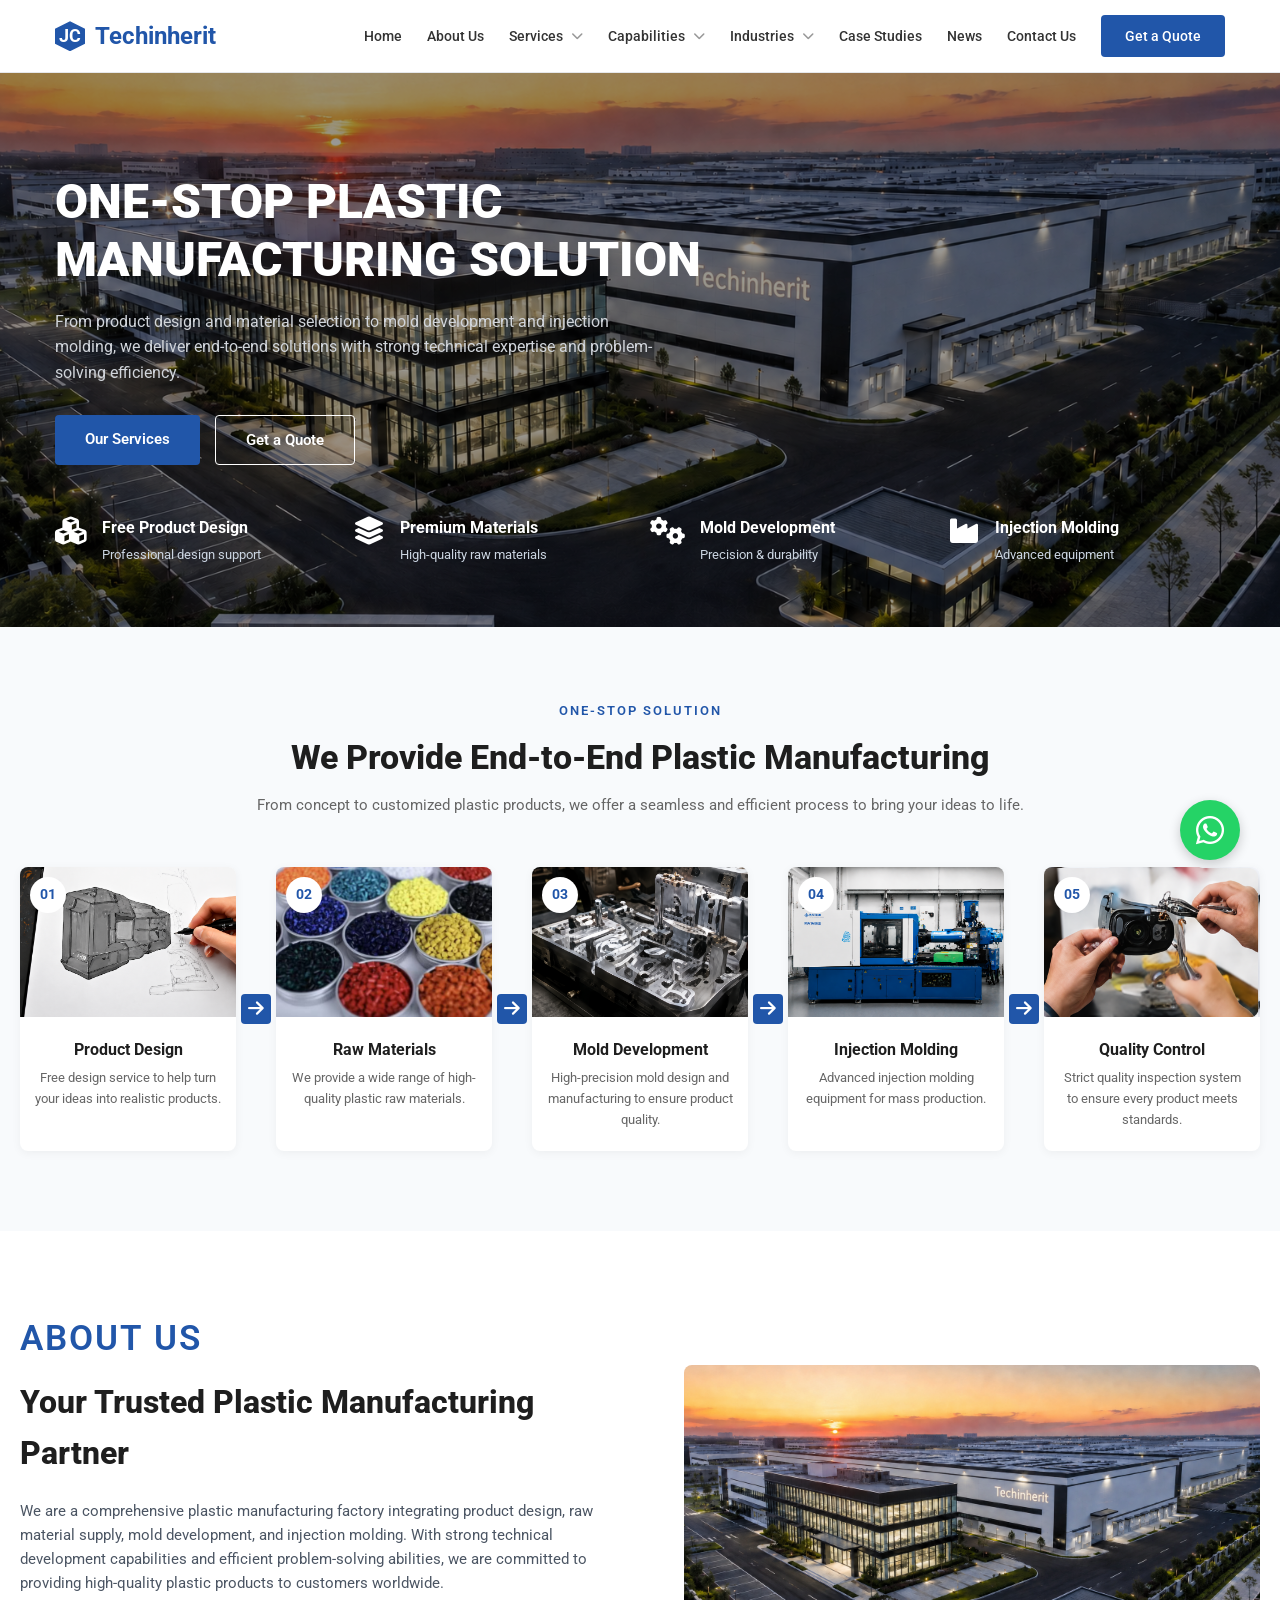
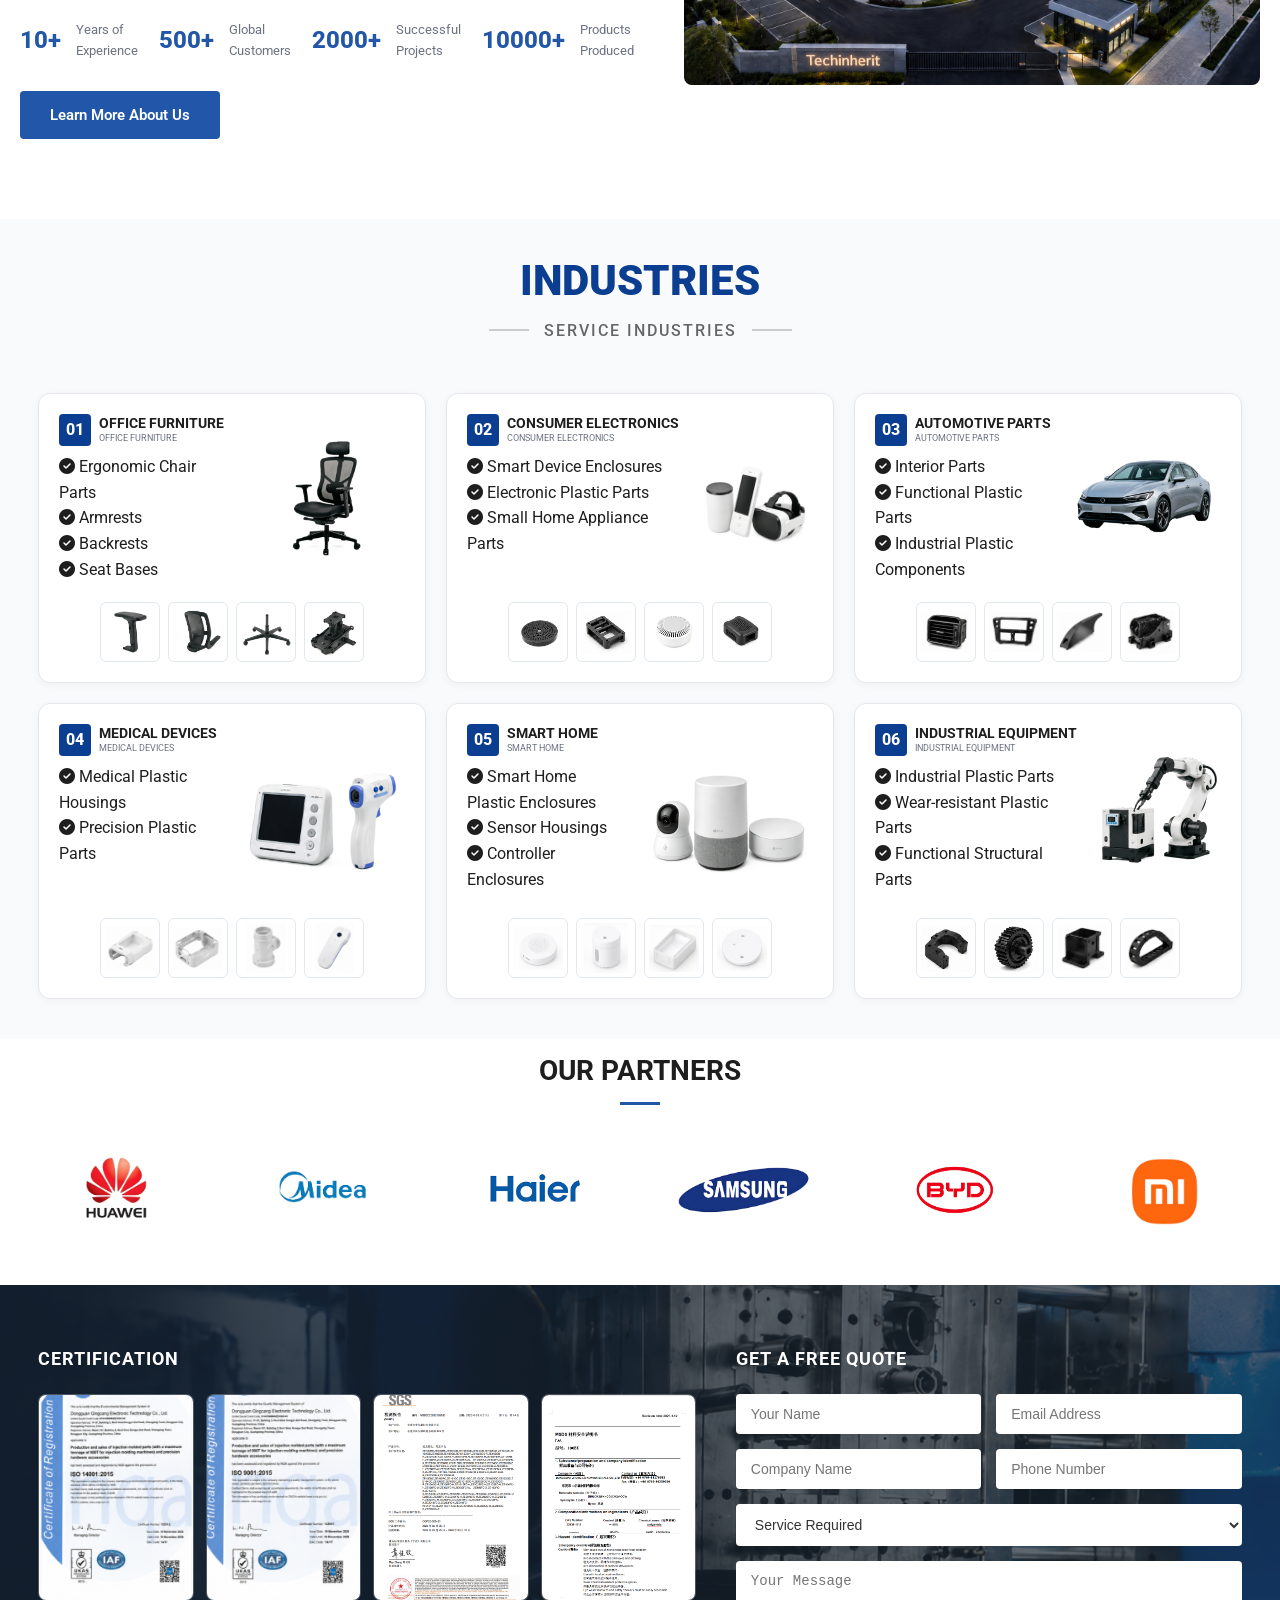
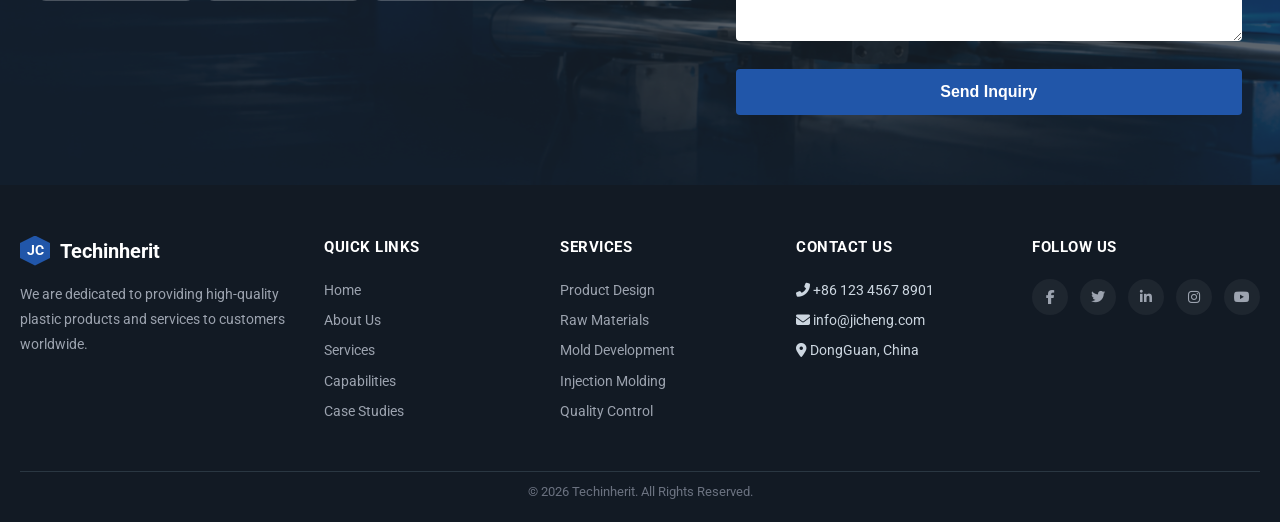
<file: index.html>
<!DOCTYPE html>
<html lang="zh-CN">
<head>
    <meta charset="UTF-8">
    <meta name="viewport" content="width=device-width, initial-scale=1.0">
    <title>Techinherit - One-Stop Plastic Manufacturing Solution</title>
    <link rel="stylesheet" href="https://cdnjs.cloudflare.com/ajax/libs/font-awesome/6.4.0/css/all.min.css">
    <link href="https://fonts.googleapis.com/css2?family=Roboto:wght@300;400;500;700;900&display=swap" rel="stylesheet">
    <link rel="stylesheet" href="style.css">
</head>
<body>

    <!-- ======================== 顶部导航栏 ======================== -->
    <header>
        <div class="container header-inner">
            <div class="logo-area">
                <!-- logo图标部分 -->
                <div class="logo-icon">JC</div>
                <div class="logo-text">Techinherit</div>
            </div>
            <nav class="nav-links">
                <a href="index.html">Home</a>
                <a href="about us.html">About Us</a>
                <a href="#">Services <i class="fas fa-chevron-down"></i></a>
                <a href="#">Capabilities <i class="fas fa-chevron-down"></i></a>
                <a href="#">Industries <i class="fas fa-chevron-down"></i></a>
                <a href="#">Case Studies</a>
                <a href="#">News</a>
                <a href="#">Contact Us</a>
                <a href="https://www.dgzhonger.com/" class="btn-header">Get a Quote</a>
            </nav>
        </div>
    </header>

    <!-- ======================== 英雄区域 (Hero) ======================== -->
    <section class="hero">
        <div class="hero-overlay"></div>
        <div class="container hero-content">
            <h1>One-Stop Plastic<br>Manufacturing Solution</h1>
            <p>From product design and material selection to mold development and injection molding, we deliver end-to-end solutions with strong technical expertise and problem-solving efficiency.</p>
            <div class="hero-buttons">
                <a href="#" class="btn-primary">Our Services</a>
                <a href="#" class="btn-outline-light">Get a Quote</a>
            </div>
            <!-- 四个特性 -->
            <div class="hero-features">
                <div class="feature-item">
                    <i class="fas fa-cubes"></i>
                    <div>
                        <h4>Free Product Design</h4>
                        <span>Professional design support</span>
                    </div>
                </div>
                <div class="feature-item">
                    <i class="fas fa-layer-group"></i>
                    <div>
                        <h4>Premium Materials</h4>
                        <span>High-quality raw materials</span>
                    </div>
                </div>
                <div class="feature-item">
                    <i class="fas fa-cogs"></i>
                    <div>
                        <h4>Mold Development</h4>
                        <span>Precision & durability</span>
                    </div>
                </div>
                <div class="feature-item">
                    <i class="fas fa-industry"></i>
                    <div>
                        <h4>Injection Molding</h4>
                        <span>Advanced equipment</span>
                    </div>
                </div>
            </div>
        </div>
    </section>

    <!-- ======================== 解决方案流程 (Process) ======================== -->
    <section class="process-section">
        <div class="container">
            <div class="section-heading-center">
                <small>ONE-STOP SOLUTION</small>
                <h2>We Provide End-to-End Plastic Manufacturing</h2>
                <p>From concept to customized plastic products, we offer a seamless and efficient process to bring your ideas to life.</p>
            </div>
            <div class="process-steps">
                <!-- Step 01 -->
                <div class="step-card">
                    <div class="step-card-img" style="background-image: url('img/产品设计.png');">
                        <div class="step-number">01</div>
                    </div>
                    <div class="step-card-body">
                        <h4>Product Design</h4>
                        <p>Free design service to help turn your ideas into realistic products.</p>
                    </div>
                </div>
                <div class="step-connector"><span><i class="fas fa-arrow-right"></i></span></div>

                <!-- Step 02 -->
                <div class="step-card">
                    <div class="step-card-img" style="background-image: url('img/原料2.png');">
                        <div class="step-number">02</div>
                    </div>
                    <div class="step-card-body">
                        <h4>Raw Materials</h4>
                        <p>We provide a wide range of high-quality plastic raw materials.</p>
                    </div>
                </div>
                <div class="step-connector"><span><i class="fas fa-arrow-right"></i></span></div>

                <!-- Step 03 -->
                <div class="step-card">
                    <div class="step-card-img" style="background-image: url('img/模具.png');">
                        <div class="step-number">03</div>
                    </div>
                    <div class="step-card-body">
                        <h4>Mold Development</h4>
                        <p>High-precision mold design and manufacturing to ensure product quality.</p>
                    </div>
                </div>
                <div class="step-connector"><span><i class="fas fa-arrow-right"></i></span></div>

                <!-- Step 04 -->
                <div class="step-card">
                    <div class="step-card-img" style="background-image: url('img/注塑机.png');">
                        <div class="step-number">04</div>
                    </div>
                    <div class="step-card-body">
                        <h4>Injection Molding</h4>
                        <p>Advanced injection molding equipment for mass production.</p>
                    </div>
                </div>
                <div class="step-connector"><span><i class="fas fa-arrow-right"></i></span></div>

                <!-- Step 05 -->
                <div class="step-card">
                    <div class="step-card-img" style="background-image: url('img/质量.png');">
                        <div class="step-number">05</div>
                    </div>
                    <div class="step-card-body">
                        <h4>Quality Control</h4>
                        <p>Strict quality inspection system to ensure every product meets standards.</p>
                    </div>
                </div>
            </div>
        </div>
    </section>

    <!-- ======================== 关于我们 (About Us) ======================== -->
    <section class="about-section">
        <div class="container">
            <div class="about-grid">
                <div class="about-content">
                    <small>ABOUT US</small>
                    <h2>Your Trusted Plastic Manufacturing Partner</h2>
                    <p>We are a comprehensive plastic manufacturing factory integrating product design, raw material supply, mold development, and injection molding. With strong technical development capabilities and efficient problem-solving abilities, we are committed to providing high-quality plastic products to customers worldwide.</p>
                    <div class="about-stats">
                        <div class="stat-item">
                            <h3>10+</h3>
                            <span>Years of Experience</span>
                        </div>
                        <div class="stat-item">
                            <h3>500+</h3>
                            <span>Global Customers</span>
                        </div>
                        <div class="stat-item">
                            <h3>2000+</h3>
                            <span>Successful Projects</span>
                        </div>
                        <div class="stat-item">
                            <h3>10000+</h3>
                            <span>Products Produced</span>
                        </div>
                    </div>
                    <a href="#" class="btn-dark-blue">Learn More About Us</a>
                </div>
                <div class="about-img" style="background-image: url('img/工厂图.png');"></div>
            </div>
        </div>
    </section>

    <!-- ======================== 行业应用 (Industries) ======================== -->
    <section class="industries-section">
        <div style="max-width:100%; padding:0 3%; width:100%;">
            <!-- 标题区域 -->
            <div class="section-heading-center">
                <h2 style="color: #0b3d91; font-size: 42px; font-weight: 900; text-transform: uppercase;">INDUSTRIES</h2>
                <div style="display: flex; align-items: center; justify-content: center; gap: 15px; margin-top: -5px;">
                    <span style="width: 40px; height: 2px; background: #ccc;"></span>
                    <span style="font-size: 16px; color: #666; font-weight: 500; letter-spacing: 2px;">SERVICE INDUSTRIES</span>
                    <span style="width: 40px; height: 2px; background: #ccc;"></span>
                </div>
            </div>

            <div class="industries-grid">
                <!-- 卡片 01：OFFICE FURNITURE -->
                <div class="industry-card">
                    <div class="industry-top">
                        <div class="industry-left">
                            <div class="card-header-wrapper">
                                <div class="badge-number">01</div>
                                <div class="card-title-group">
                                    <h4>OFFICE FURNITURE</h4>
                                    <span class="en-title">Office Furniture</span>
                                </div>
                            </div>
                            <ul class="feature-list">
                                <li><i class="fas fa-check-circle"></i> Ergonomic Chair Parts</li>
                                <li><i class="fas fa-check-circle"></i> Armrests</li>
                                <li><i class="fas fa-check-circle"></i> Backrests</li>
                                <li><i class="fas fa-check-circle"></i> Seat Bases</li>
                            </ul>
                        </div>
                        <div class="industry-right">
                            <div class="industry-main-img">
                                <img src="img/办公椅.png" alt="Office Chair">
                            </div>
                        </div>
                    </div>
                    <div class="industry-thumbnails">
                        <img src="img/办公椅扶手.png" alt="Part 1">
                        <img src="img/办公椅靠背.png" alt="Part 2">
                        <img src="img/办公椅五星脚.png" alt="Part 3">
                        <img src="img/办公椅支架.png" alt="Part 4">
                    </div>
                </div>

                <!-- 卡片 02：CONSUMER ELECTRONICS -->
                <div class="industry-card">
                    <div class="industry-top">
                        <div class="industry-left">
                            <div class="card-header-wrapper">
                                <div class="badge-number">02</div>
                                <div class="card-title-group">
                                    <h4>CONSUMER ELECTRONICS</h4>
                                    <span class="en-title">Consumer Electronics</span>
                                </div>
                            </div>
                            <ul class="feature-list">
                                <li><i class="fas fa-check-circle"></i> Smart Device Enclosures</li>
                                <li><i class="fas fa-check-circle"></i> Electronic Plastic Parts</li>
                                <li><i class="fas fa-check-circle"></i> Small Home Appliance Parts</li>
                            </ul>
                        </div>
                        <div class="industry-right">
                            <div class="industry-main-img">
                                <img src="img/消费电子.png" alt="Consumer Electronics">
                            </div>
                        </div>
                    </div>
                    <div class="industry-thumbnails">
                        <img src="img/消费电子1.png" alt="Part 1">
                        <img src="img/消费电子2.png" alt="Part 2">
                        <img src="img/消费电子3.png" alt="Part 3">
                        <img src="img/消费电子4.png" alt="Part 4">
                    </div>
                </div>

                <!-- 卡片 03：AUTOMOTIVE PARTS -->
                <div class="industry-card">
                    <div class="industry-top">
                        <div class="industry-left">
                            <div class="card-header-wrapper">
                                <div class="badge-number">03</div>
                                <div class="card-title-group">
                                    <h4>AUTOMOTIVE PARTS</h4>
                                    <span class="en-title">Automotive Parts</span>
                                </div>
                            </div>
                            <ul class="feature-list">
                                <li><i class="fas fa-check-circle"></i> Interior Parts</li>
                                <li><i class="fas fa-check-circle"></i> Functional Plastic Parts</li>
                                <li><i class="fas fa-check-circle"></i> Industrial Plastic Components</li>
                            </ul>
                        </div>
                        <div class="industry-right">
                            <div class="industry-main-img">
                                <img src="img/汽车配件.png" alt="Automotive Parts">
                            </div>
                        </div>
                    </div>
                    <div class="industry-thumbnails">
                        <img src="img/汽车配件1.png" alt="Part 1">
                        <img src="img/汽车配件2.png" alt="Part 2">
                        <img src="img/汽车配件3.png" alt="Part 3">
                        <img src="img/汽车配件4.png" alt="Part 4">
                    </div>
                </div>

                <!-- 卡片 04：MEDICAL DEVICES -->
                <div class="industry-card">
                    <div class="industry-top">
                        <div class="industry-left">
                            <div class="card-header-wrapper">
                                <div class="badge-number">04</div>
                                <div class="card-title-group">
                                    <h4>MEDICAL DEVICES</h4>
                                    <span class="en-title">Medical Devices</span>
                                </div>
                            </div>
                            <ul class="feature-list">
                                <li><i class="fas fa-check-circle"></i> Medical Plastic Housings</li>
                                <li><i class="fas fa-check-circle"></i> Precision Plastic Parts</li>
                            </ul>
                        </div>
                        <div class="industry-right">
                            <div class="industry-main-img">
                                <img src="img/医疗设备.png" alt="Medical Devices">
                            </div>
                        </div>
                    </div>
                    <div class="industry-thumbnails">
                        <img src="img/医疗设备1.png" alt="Part 1">
                        <img src="img/医疗设备2.png" alt="Part 2">
                        <img src="img/医疗设备3.png" alt="Part 3">
                        <img src="img/医疗设备4.png" alt="Part 4">
                    </div>
                </div>

                <!-- 卡片 05：SMART HOME -->
                <div class="industry-card">
                    <div class="industry-top">
                        <div class="industry-left">
                            <div class="card-header-wrapper">
                                <div class="badge-number">05</div>
                                <div class="card-title-group">
                                    <h4>SMART HOME</h4>
                                    <span class="en-title">Smart Home</span>
                                </div>
                            </div>
                            <ul class="feature-list">
                                <li><i class="fas fa-check-circle"></i> Smart Home Plastic Enclosures</li>
                                <li><i class="fas fa-check-circle"></i> Sensor Housings</li>
                                <li><i class="fas fa-check-circle"></i> Controller Enclosures</li>
                            </ul>
                        </div>
                        <div class="industry-right">
                            <div class="industry-main-img">
                                <img src="img/智能家居.png" alt="Smart Home">
                            </div>
                        </div>
                    </div>
                    <div class="industry-thumbnails">
                        <img src="img/智能家居1.png" alt="Part 1">
                        <img src="img/智能家居2.png" alt="Part 2">
                        <img src="img/智能家居3.png" alt="Part 3">
                        <img src="img/智能家居4.png" alt="Part 4">
                    </div>
                </div>

                <!-- 卡片 06：INDUSTRIAL EQUIPMENT -->
                <div class="industry-card">
                    <div class="industry-top">
                        <div class="industry-left">
                            <div class="card-header-wrapper">
                                <div class="badge-number">06</div>
                                <div class="card-title-group">
                                    <h4>INDUSTRIAL EQUIPMENT</h4>
                                    <span class="en-title">Industrial Equipment</span>
                                </div>
                            </div>
                            <ul class="feature-list">
                                <li><i class="fas fa-check-circle"></i> Industrial Plastic Parts</li>
                                <li><i class="fas fa-check-circle"></i> Wear-resistant Plastic Parts</li>
                                <li><i class="fas fa-check-circle"></i> Functional Structural Parts</li>
                            </ul>
                        </div>
                        <div class="industry-right">
                            <div class="industry-main-img">
                                <img src="img/工业设备.png" alt="Industrial Equipment">
                            </div>
                        </div>
                    </div>
                    <div class="industry-thumbnails">
                        <img src="img/工业设备1.png" alt="Part 1">
                        <img src="img/工业设备2.png" alt="Part 2">
                        <img src="img/工业设备3.png" alt="Part 3">
                        <img src="img/工业设备4.png" alt="Part 4">
                    </div>
                </div>
            </div>
        </div>
    </section>

    <!-- ======================== 合作伙伴 (Partners)======================== -->
    <section class="partners-section">
        <div style="max-width:100%; padding:0 3%; width:100%;">
            <div class="section-heading-center">
                <h2 style="color: #1e1e1e; font-weight: 700; font-size: 28px;">OUR PARTNERS</h2>
                <div style="width: 40px; height: 3px; background: #2156a9; margin: 5px auto 0;"></div>
            </div>
            <div class="partners-grid">
                <div class="partner-logo"><img src="img/华为.png" alt="Huawei"></div>
                <div class="partner-logo"><img src="img/美的.png" alt="Midea"></div>
                <div class="partner-logo"><img src="img/海尔.png" alt="Haier"></div>
                <div class="partner-logo"><img src="img/三星.png" alt="Samsung"></div>
                <div class="partner-logo"><img src="img/比亚迪.png" alt="BYD"></div>
                <div class="partner-logo"><img src="img/小米.png" alt="Xiaomi"></div>
            </div>
        </div>
    </section>

    <!-- ======================== 行业 / 获取报价 (Industries / Quote) ======================== -->
    <section class="industry-quote-section">
        <div style="max-width:100%; padding:0 3%; width:100%;">
            <div class="industry-quote-grid">
               <!-- 左侧：行业分布 -->
               <div class="industry-icons">
                   <h3>Certification</h3>
                   
                   <!--  4张竖图容器  -->
                   <div class="industry-img-container">
                       <div class="img-box">
                           <img src="img/认证5.png" alt="Image 1">
                       </div>
                       <div class="img-box">
                           <img src="img/认证6.png" alt="Image 2">
                       </div>
                       <div class="img-box">
                           <img src="img/认证4.png" alt="Image 3">
                       </div>
                       <div class="img-box">
                           <img src="img/认证3.png" alt="Image 4">
                       </div>
                   </div>
               </div>
                <!-- 右侧：获取报价表单 -->
                <div class="quote-form">
                    <h3>GET A FREE QUOTE</h3>
                    <form>
                        <div class="quote-row">
                            <input type="text" placeholder="Your Name">
                            <input type="email" placeholder="Email Address">
                        </div>
                        <div class="quote-row">
                            <input type="text" placeholder="Company Name">
                            <input type="text" placeholder="Phone Number">
                        </div>
                        <select>
                            <option>Service Required</option>
                            <option>Product Design</option>
                            <option>Mold Development</option>
                            <option>Injection Molding</option>
                        </select>
                        <textarea placeholder="Your Message"></textarea>
                        <button type="button" class="btn-primary">Send Inquiry</button>
                    </form>
                </div>
            </div>
        </div>
    </section>

    <!-- ======================== 页脚 (Footer) ======================== -->
    <footer>
        <div class="container">
            <div class="footer-grid">
                <!-- 第一列：Logo与简介 -->
                <div class="footer-col">
                    <div style="display:flex; align-items:center; gap:10px; margin-bottom:15px;">
                        <div style="width:30px; height:30px; background:#2156a9; clip-path:polygon(50% 0%, 100% 25%, 100% 75%, 50% 100%, 0% 75%, 0% 25%); display:flex; align-items:center; justify-content:center; color:white; font-weight:bold;">JC</div>
                        <div style="color:white; font-weight:bold; font-size:20px;">Techinherit</div>
                    </div>
                    <p>We are dedicated to providing high-quality plastic products and services to customers worldwide.</p>
                </div>

                <!-- 第二列：快速链接 -->
                <div class="footer-col">
                    <h4>QUICK LINKS</h4>
                    <ul>
                        <li><a href="index.html">Home</a></li>
                        <li><a href="about us.html">About Us</a></li>
                        <li><a href="#">Services</a></li>
                        <li><a href="#">Capabilities</a></li>
                        <li><a href="#">Case Studies</a></li>
                    </ul>
                </div>

                <!-- 第三列：服务 -->
                <div class="footer-col">
                    <h4>SERVICES</h4>
                    <ul>
                        <li><a href="#">Product Design</a></li>
                        <li><a href="https://www.dgzhonger.com/">Raw Materials</a></li>
                        <li><a href="#">Mold Development</a></li>
                        <li><a href="#">Injection Molding</a></li>
                        <li><a href="#">Quality Control</a></li>
                    </ul>
                </div>

                <!-- 第四列：联系方式 -->
                <div class="footer-col">
                    <h4>CONTACT US</h4>
                    <ul>
                        <li><i class="fas fa-phone-alt"></i> +86 123 4567 8901</li>
                        <li><i class="fas fa-envelope"></i> info@jicheng.com</li>
                        <li><i class="fas fa-map-marker-alt"></i> DongGuan, China</li>
                    </ul>
                </div>

                <!-- 第五列：社交关注 -->
                <div class="footer-col">
                    <h4>FOLLOW US</h4>
                    <div class="social-links">
                        <a href="https://www.facebook.com/?locale=zh_CN"><i class="fab fa-facebook-f"></i></a>
                        <a href="#"><i class="fab fa-twitter"></i></a>
                        <a href="#"><i class="fab fa-linkedin-in"></i></a>
                        <a href="#"><i class="fab fa-instagram"></i></a>
                        <a href="#"><i class="fab fa-youtube"></i></a>
                    </div>
                </div>
            </div>
            <div class="copyright">
                © 2026 Techinherit. All Rights Reserved.
            </div>
        </div>
    </footer>
    <a href="https://wa.me/85257096596" target="_blank" rel="noopener noreferrer" class="whatsapp-float" aria-label="联系WhatsApp">
        <i class="fab fa-whatsapp"></i>
    </a>
</body>
</html>
</file>
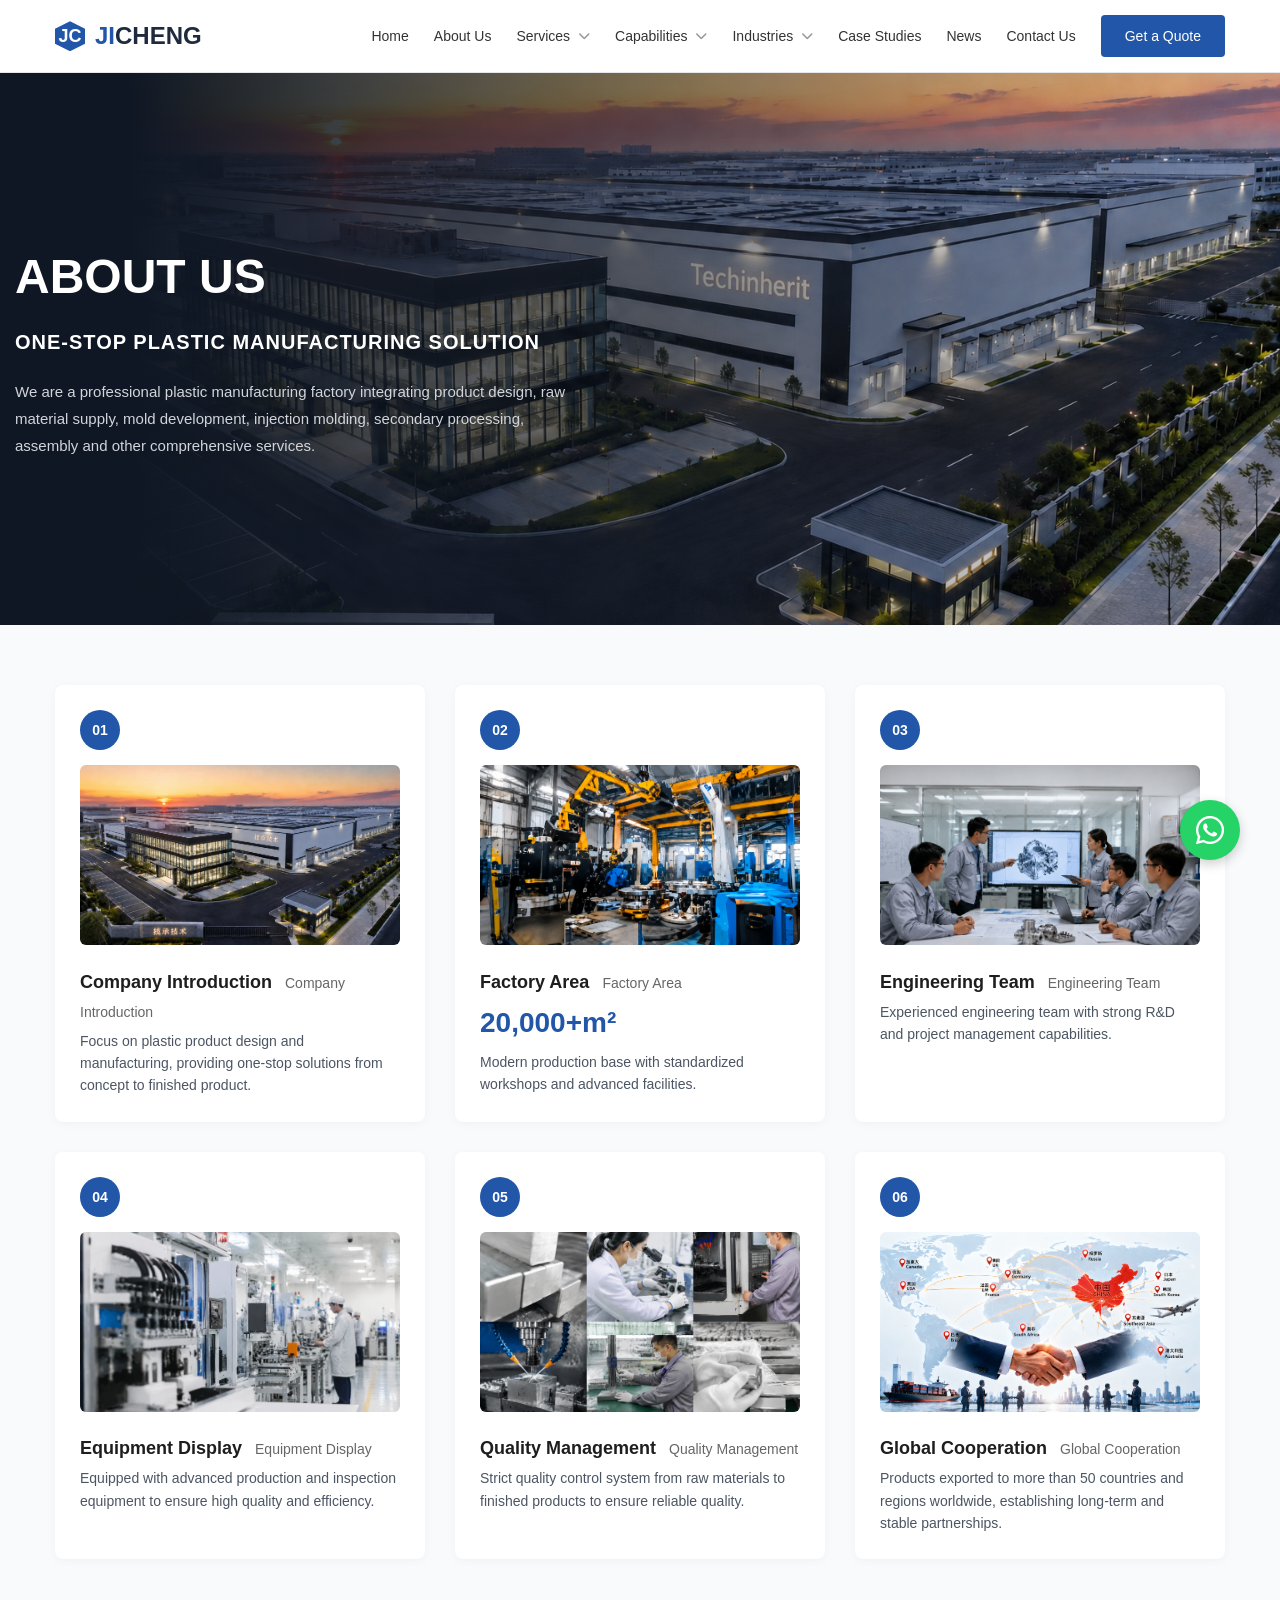
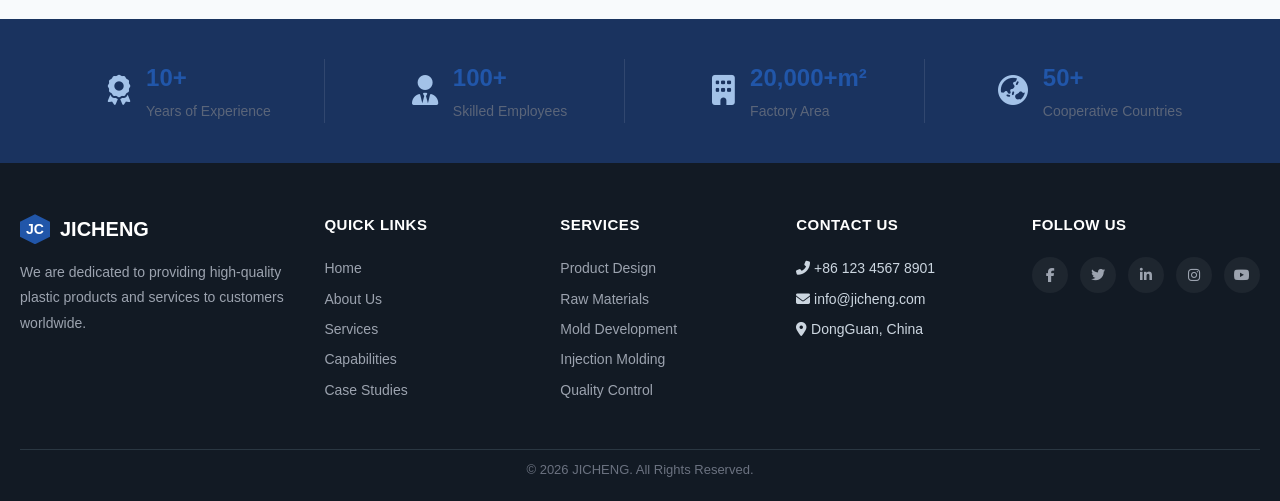
<file: about us.html>
<!DOCTYPE html>
<html lang="zh-CN">
<head>
    <meta charset="UTF-8">
    <meta name="viewport" content="width=device-width, initial-scale=1.0">
    <title>JICHENG - 一站式塑料制造解决方案</title>
    <!-- FontAwesome 国内镜像 -->
    <link rel="stylesheet" href="https://cdn.bootcdn.net/ajax/libs/font-awesome/6.4.0/css/all.min.css">
    <!-- Google Fonts 国内镜像 -->
    <link href="https://fonts.googleapis.cn/css2?family=Roboto:wght@300;400;500;700;900&display=swap" rel="stylesheet">
   <link rel="stylesheet" href="style.css">
</head>
<body>
    <!-- 导航栏 -->
    <header>
        <div class="container header-inner">
            <div class="logo-area">
                <div class="logo-icon">JC</div>
                <div class="logo-text">JI<span>CHENG</span></div>
            </div>
            <nav class="nav-links">
                <a href="index.html">Home</a>
                <a href="about us.html" class="active">About Us</a>
                <a href="#">Services <i class="fas fa-chevron-down"></i></a>
                <a href="#">Capabilities <i class="fas fa-chevron-down"></i></a>
                <a href="#">Industries <i class="fas fa-chevron-down"></i></a>
                <a href="#">Case Studies</a>
                <a href="#">News</a>
                <a href="#">Contact Us</a>
                <a href="#" class="btn-header">Get a Quote</a>
            </nav>
        </div>
    </header>

    <!-- Hero -->
    <section class="about-hero">
        <div class="container">
            <div class="about-hero-content">
                <h1>ABOUT US</h1>
                <h3>ONE-STOP PLASTIC MANUFACTURING SOLUTION</h3>
                <p>We are a professional plastic manufacturing factory integrating product design, raw material supply, mold development, injection molding, secondary processing, assembly and other comprehensive services.</p>
            </div>
        </div>
    </section>

    <!-- 6个卡片详情 -->
    <section class="about-details">
        <div class="container">
            <div class="details-grid">
                <div class="detail-card">
                    <div class="detail-number">01</div>
                    <img class="detail-img" src="img/第-1-轮-·-结果-1.png" alt="Company Introduction">
                    <h4>Company Introduction <span>Company Introduction</span></h4>
                    <p>Focus on plastic product design and manufacturing, providing one-stop solutions from concept to finished product.</p>
                </div>
                <div class="detail-card">
                    <div class="detail-number">02</div>
                    <img class="detail-img" src="img/厂里.png" alt="Factory Area">
                    <h4>Factory Area <span>Factory Area</span></h4>
                    <span class="detail-highlight-number">20,000+m²</span>
                    <p>Modern production base with standardized workshops and advanced facilities.</p>
                </div>
                <div class="detail-card">
                    <div class="detail-number">03</div>
                    <img class="detail-img" src="img/工程团队.png" alt="Engineering Team">
                    <h4>Engineering Team <span>Engineering Team</span></h4>
                    <p>Experienced engineering team with strong R&D and project management capabilities.</p>
                </div>
                <div class="detail-card">
                    <div class="detail-number">04</div>
                    <img class="detail-img" src="img/设备展示.png" alt="Equipment Display">
                    <h4>Equipment Display <span>Equipment Display</span></h4>
                    <p>Equipped with advanced production and inspection equipment to ensure high quality and efficiency.</p>
                </div>
                <div class="detail-card">
                    <div class="detail-number">05</div>
                    <img class="detail-img" src="img/质量管理.png" alt="Quality Management">
                    <h4>Quality Management <span>Quality Management</span></h4>
                    <p>Strict quality control system from raw materials to finished products to ensure reliable quality.</p>
                </div>
                <div class="detail-card">
                    <div class="detail-number">06</div>
                    <img class="detail-img" src="img/出口国家.png" alt="Global Cooperation">
                    <h4>Global Cooperation <span>Global Cooperation</span></h4>
                    <p>Products exported to more than 50 countries and regions worldwide, establishing long-term and stable partnerships.</p>
                </div>
            </div>
        </div>
    </section>

    <!-- 底部统计栏 -->
    <div class="stats-banner">
        <div class="container">
            <div class="stats-grid">
                <div class="stat-item">
                    <div class="stat-icon"><i class="fas fa-award"></i></div>
                    <div class="stat-text"><h3>10+</h3><span>Years of Experience</span></div>
                </div>
                <div class="stat-item">
                    <div class="stat-icon"><i class="fas fa-user-tie"></i></div>
                    <div class="stat-text"><h3>100+</h3><span>Skilled Employees</span></div>
                </div>
                <div class="stat-item">
                    <div class="stat-icon"><i class="fas fa-building"></i></div>
                    <div class="stat-text"><h3>20,000+m²</h3><span>Factory Area</span></div>
                </div>
                <div class="stat-item">
                    <div class="stat-icon"><i class="fas fa-globe-asia"></i></div>
                    <div class="stat-text"><h3>50+</h3><span>Cooperative Countries</span></div>
                </div>
            </div>
        </div>
    </div>

    <!-- 页脚 -->
    <footer>
        <div class="container">
            <div class="footer-grid">
                <div class="footer-col">
                    <div style="display:flex; align-items:center; gap:10px; margin-bottom:15px;">
                        <div style="width:30px; height:30px; background:#2156a9; clip-path:polygon(50% 0%, 100% 25%, 100% 75%, 50% 100%, 0% 75%, 0% 25%); display:flex; align-items:center; justify-content:center; color:white; font-weight:bold;">JC</div>
                        <div style="color:white; font-weight:bold; font-size:20px;">JICHENG</div>
                    </div>
                    <p>We are dedicated to providing high-quality plastic products and services to customers worldwide.</p>
                </div>
                <div class="footer-col">
                    <h4>QUICK LINKS</h4>
                    <ul><li><a href="#">Home</a></li><li><a href="#">About Us</a></li><li><a href="#">Services</a></li><li><a href="#">Capabilities</a></li><li><a href="#">Case Studies</a></li></ul>
                </div>
                <div class="footer-col">
                    <h4>SERVICES</h4>
                    <ul><li><a href="#">Product Design</a></li><li><a href="https://www.dgzhonger.com/">Raw Materials</a></li><li><a href="#">Mold Development</a></li><li><a href="#">Injection Molding</a></li><li><a href="#">Quality Control</a></li></ul>
                </div>
                <div class="footer-col">
                    <h4>CONTACT US</h4>
                    <ul><li><i class="fas fa-phone-alt"></i> +86 123 4567 8901</li><li><i class="fas fa-envelope"></i> info@jicheng.com</li><li><i class="fas fa-map-marker-alt"></i> DongGuan, China</li></ul>
                </div>
                <div class="footer-col">
                    <h4>FOLLOW US</h4>
                    <div class="social-links">
                        <a href="#"><i class="fab fa-facebook-f"></i></a>
                        <a href="#"><i class="fab fa-twitter"></i></a>
                        <a href="#"><i class="fab fa-linkedin-in"></i></a>
                        <a href="#"><i class="fab fa-instagram"></i></a>
                        <a href="#"><i class="fab fa-youtube"></i></a>
                    </div>
                </div>
            </div>
            <div class="copyright">© 2026 JICHENG. All Rights Reserved.</div>
        </div>
    </footer>
    <a href="https://wa.me/85257096596" target="_blank" rel="noopener noreferrer" class="whatsapp-float" aria-label="联系WhatsApp">
        <i class="fab fa-whatsapp"></i>
    </a>
</body>
</html>
</file>
<file: style.css>
/* ====================================
   style.css - 全局样式表
   包含：基础重置、导航、页脚、响应式、组件等
   ==================================== */

/* ========== 基础重置 ========== */
* { margin: 0; padding: 0; box-sizing: border-box; }
body { font-family: 'Roboto', sans-serif; background-color: #ffffff; color: #1e1e1e; line-height: 1.6; overflow-x: hidden; }
a { text-decoration: none; color: inherit; }
ul { list-style: none; }
.container { max-width: 1200px; margin: 0 auto; padding: 0 15px; }

/* ========== 顶部导航栏 ========== */
header { background-color: #ffffff; padding: 15px 0; border-bottom: 1px solid #e5e7eb; }
.header-inner { display: flex; justify-content: space-between; align-items: center; flex-wrap: wrap; }
.logo-area { display: flex; align-items: center; gap: 10px; font-size: 24px; font-weight: 700; color: #2156a9; }
.logo-icon { width: 30px; height: 30px; background: #2156a9; clip-path: polygon(50% 0%, 100% 25%, 100% 75%, 50% 100%, 0% 75%, 0% 25%); display: flex; align-items: center; justify-content: center; color: white; font-size: 18px; font-weight: 700; }
.logo-text { color: #2156a9; }
.logo-text span { color: #1e2b3f; }
.nav-links { display: flex; align-items: center; gap: 25px; }
.nav-links a { font-size: 14px; font-weight: 500; color: #333; display: flex; align-items: center; gap: 4px; }
.nav-links a:hover { color: #2156a9; }
.nav-links a i { font-size: 12px; color: #999; margin-left: 4px; vertical-align: middle; }
.btn-header { background: #2156a9; color: white !important; padding: 10px 24px; border-radius: 4px; font-size: 14px; font-weight: 600; }
.btn-header:hover { background: #18438a; }

/* ========== 首页英雄区域 (Home Hero) ========== */
.hero {
    position: relative;
    background-color: #131e28;
    background-image: url('img/工厂图.png');
    background-size: cover;
    background-position: center;
    padding: 100px 0 60px;
    color: white;
    min-height: 550px;
}
.hero-overlay {
    position: absolute;
    top: 0; left: 0; right: 0; bottom: 0;
    background: rgba(0, 0, 0, 0.4);
}
.hero-content {
    position: relative;
    z-index: 2;
    max-width: 700px;
}
.hero h1 { font-size: 48px; font-weight: 900; line-height: 1.2; margin-bottom: 20px; text-transform: uppercase; }
.hero p { font-size: 16px; color: #d1d5db; margin-bottom: 30px; max-width: 600px; }
.hero-buttons { display: flex; gap: 15px; }
.btn-primary { background: #2156a9; color: white; padding: 12px 30px; border-radius: 4px; font-weight: 600; border: none; cursor: pointer; font-size: 15px; }
.btn-primary:hover { background: #18438a; }
.btn-outline-light { background: transparent; color: white; padding: 12px 30px; border-radius: 4px; border: 1px solid white; font-weight: 600; cursor: pointer; font-size: 15px; }
.btn-outline-light:hover { background: rgba(255, 255, 255, 0.1); }
.hero-features {
    position: relative; z-index: 2;
    display: grid; grid-template-columns: repeat(4, 1fr); gap: 20px; margin-top: 50px;
}
.feature-item { display: flex; align-items: flex-start; gap: 15px; }
.feature-item i { font-size: 28px; color: #ffffff; margin-top: 2px; }
.feature-item h4 { font-size: 16px; font-weight: 700; }
.feature-item span { font-size: 13px; color: #cbd5e1; }

/* ========== 解决方案流程 ========== */
.process-section { padding: 70px 0 80px; background: #f8fafc; }
.section-heading-center { text-align: center; margin-bottom: 50px; }
.section-heading-center small { color: #2156a9; font-weight: 600; letter-spacing: 2px; font-size: 13px; text-transform: uppercase; }
.section-heading-center h2 { font-size: 34px; font-weight: 800; color: #1e1e1e; margin: 8px 0; }
.section-heading-center p { color: #666; font-size: 15px; }
.process-steps { display: flex; justify-content: center; align-items: stretch; gap: 0; }
.step-card {
    background: white; border-radius: 8px; box-shadow: 0 2px 10px rgba(0,0,0,0.05);
    overflow: hidden; flex: 1; position: relative; transition: 0.3s;
}
.step-card-img {
    height: 150px; background-color: #e2e8f0; background-size: cover; background-position: center; position: relative;
}
.step-card-img .step-number {
    position: absolute; top: 10px; left: 10px; background: white;
    width: 36px; height: 36px; border-radius: 50%; display: flex;
    align-items: center; justify-content: center; font-weight: 700;
    font-size: 14px; color: #2156a9;
}
.step-card-body { padding: 20px 15px; text-align: center; }
.step-card-body h4 { font-size: 16px; font-weight: 700; margin-bottom: 6px; }
.step-card-body p { font-size: 13px; color: #666; }
.step-connector {
    display: flex; align-items: center; justify-content: center; flex-shrink: 0; width: 40px; color: #2156a9;
}
.step-connector span {
    background: #2156a9; color: white; width: 30px; height: 30px;
    border-radius: 4px; display: flex; align-items: center; justify-content: center; font-size: 18px;
}

/* ========== 首页关于我们 (About Us Section) ========== */
.about-section { padding: 80px 0; background: white; }
.about-grid { display: grid; grid-template-columns: 1fr 1fr; gap: 50px; align-items: center; }
.about-content small { color: #2156a9; font-weight: 600; letter-spacing: 2px; font-size: 35px; text-transform: uppercase; }
.about-content h2 { font-size: 32px; font-weight: 800; margin: 10px 0 20px; color: #1e1e1e; }
.about-content p { color: #4b5563; font-size: 15px; margin-bottom: 25px; }
.about-stats { display: grid; grid-template-columns: repeat(4, 1fr); gap: 20px; margin-bottom: 30px; }
.stat-item h3 { font-size: 24px; font-weight: 800; color: #2156a9; }
.stat-item span { font-size: 13px; color: #6b7280; }
.about-img { background: #e2e8f0; height: 320px; background-image: url('img/工厂图.png'); background-size: cover; background-position: center; border-radius: 8px; }
.btn-dark-blue { background: #2156a9; color: white; padding: 12px 30px; border-radius: 4px; font-weight: 600; font-size: 15px; border: none; cursor: pointer; display: inline-block; }


/* ========== 行业/报价 ========== */
.industry-quote-section {
    background-image: url('img/背景.png');
    background-size: cover; background-position: center; background-repeat: no-repeat;
    color: white; padding: 60px 0 70px; position: relative;
}
.industry-quote-section::before {
    content: ''; position: absolute; top: 0; left: 0; right: 0; bottom: 0;
    background: rgba(26, 37, 49, 0.7); z-index: 0;
}
.industry-quote-grid { position: relative; z-index: 1; display: grid; grid-template-columns: 1fr 1.2fr; gap: 40px; }
.industry-icons h3 { font-size: 18px; font-weight: 700; text-transform: uppercase; margin-bottom: 20px; letter-spacing: 1px; }
.quote-form h3 { font-size: 18px; font-weight: 700; text-transform: uppercase; letter-spacing: 1px; margin-bottom: 20px; }
.quote-form input, .quote-form select, .quote-form textarea {
    width: 100%; padding: 12px 15px; border-radius: 4px; border: none;
    background: white; margin-bottom: 15px; font-size: 14px; color: #333;
}
.quote-form textarea { resize: vertical; height: 80px; }
.quote-row { display: grid; grid-template-columns: 1fr 1fr; gap: 15px; }
.quote-form .btn-primary { width: 100%; padding: 14px; font-size: 16px; margin-top: 5px; }
/* ========== 4张竖图适配样式 ========== */
.industry-img-container {
    display: flex;
    justify-content: space-between; /* 让四张图片均匀分布 */
    gap: 12px;                      /* 图片之间的间距 */
    margin-top: 20px;               
}

.industry-img-container .img-box {
    flex: 1;                        /* 四张图片平分宽度 */
    aspect-ratio: 3 / 4;           
    border-radius: 8px;
    overflow: hidden;
    background: rgba(255, 255, 255, 0.05); /* 背景占位，防止图片未加载时空白 */
    border: 1px solid rgba(255, 255, 255, 0.2); 
}

.industry-img-container .img-box img {
    width: 100%;
    height: 100%;
    object-fit: cover;              /* 让图片填满竖框 */
    display: block;
    transition: transform 0.3s ease;
}

.industry-img-container .img-box img:hover {
    transform: scale(1.05);         /* 悬停时微微放大 */
}
/* ========== 关于我们页面 (About Page Hero) ========== */
.about-hero {
    position: relative;
    background: linear-gradient(to right, #0f1724 0%, #0f1724 10%, rgba(15, 23, 36, 0) 100%),
                url('img/工厂图.png') no-repeat center center / cover;
    color: white;
    min-height: 552px;
    display: flex;
    align-items: center;
    padding: 100px 0 60px 0;
}
.about-hero .container { padding-left: 0 !important; padding-right: 0 !important; max-width: 100% !important; }
.about-hero-content {
    position: absolute;
    left: 15px;
    top: 50%;
    transform: translateY(-50%);
    max-width: 45%;
    text-align: left;
    z-index: 2;
}
.about-hero-content h1 { font-size: 48px; font-weight: 900; margin-bottom: 10px; text-transform: uppercase; }
.about-hero-content h3 { font-size: 20px; font-weight: 700; margin-bottom: 20px; text-transform: uppercase; letter-spacing: 1px; }
.about-hero-content p { color: #d1d5db; font-size: 15px; line-height: 1.8; max-width: 600px; }
.about-hero-image { margin-left: auto; display: block; width: 50%; height: 350px; }
.about-hero-image img { width: 100%; height: 100%; object-fit: cover; border-radius: 4px; }

/* ========== 关于我们页面详情网格 ========== */
.about-details { padding: 60px 0; background: #f8fafc; }
.details-grid { display: grid; grid-template-columns: repeat(3, 1fr); gap: 30px; }
.detail-card { background: white; border-radius: 8px; padding: 25px; box-shadow: 0 2px 10px rgba(0,0,0,0.04); transition: 0.3s; }
.detail-card:hover { transform: translateY(-5px); }
.detail-number { display: inline-block; width: 40px; height: 40px; background: #2156a9; color: white; border-radius: 50%; text-align: center; line-height: 40px; font-weight: 700; font-size: 14px; margin-bottom: 15px; }
.detail-img { width: 100%; height: 180px; object-fit: cover; border-radius: 6px; margin-bottom: 15px; background-color: #e2e8f0; }
.detail-card h4 { font-size: 18px; font-weight: 700; margin-bottom: 4px; }
.detail-card h4 span { font-weight: 400; font-size: 14px; color: #666; margin-left: 8px; }
.detail-card p { color: #4b5563; font-size: 14px; line-height: 1.6; }
.detail-highlight-number { font-size: 28px; font-weight: 800; color: #2156a9; display: block; margin-bottom: 5px; }

/* ========== 底部统计栏 (共享) ========== */
.stats-banner { background-color: #1a335f; padding: 40px 0; }
.stats-grid { display: grid; grid-template-columns: repeat(4, 1fr); gap: 30px; align-items: center; }
.stat-item { display: flex; align-items: center; justify-content: center; gap: 15px; color: white; border-right: 1px solid rgba(255,255,255,0.1); }
.stat-item:last-child { border-right: none; }
.stat-icon { font-size: 30px; color: #a3c2e8; }
.stat-text h3 { font-size: 24px; font-weight: 700; }
.stat-text span { font-size: 14px; opacity: 0.8; }

/* ========== 页脚 (共享) ========== */
footer { background: #121a24; color: #ccd6e0; padding: 50px 0 20px; font-size: 14px; }
.footer-grid { display: grid; grid-template-columns: 2fr 1.5fr 1.5fr 1.5fr 1.5fr; gap: 30px; border-bottom: 1px solid #2a3742; padding-bottom: 40px; margin-bottom: 20px; }
.footer-col h4 { color: white; font-size: 15px; font-weight: 700; margin-bottom: 20px; letter-spacing: 0.5px; }
.footer-col p { color: #9ca3af; line-height: 1.8; margin-bottom: 10px; }
.footer-col ul li { margin-bottom: 8px; }
.footer-col ul li a { color: #9ca3af; transition: 0.3s; }
.footer-col ul li a:hover { color: white; }
.social-links { display: flex; gap: 12px; }
.social-links a { display: flex; align-items: center; justify-content: center; width: 36px; height: 36px; background: rgba(255,255,255,0.05); border-radius: 50%; color: #9ca3af; transition: 0.3s; }
.social-links a:hover { background: #2156a9; color: white; }
.copyright { text-align: center; color: #6b7280; font-size: 13px; padding-top: 10px; }

/* ========== WhatsApp 悬浮按钮 ========== */
.whatsapp-float {
    position: fixed; width: 60px; height: 60px; bottom: 40px; right: 40px;
    background-color: #25d366; color: #ffffff; border-radius: 50%;
    text-align: center; font-size: 32px; box-shadow: 0 4px 12px rgba(0,0,0,0.2);
    z-index: 1000; display: flex; align-items: center; justify-content: center;
    transition: all 0.3s ease; text-decoration: none;
}
.whatsapp-float:hover {
    transform: scale(1.05); background-color: #20b858; box-shadow: 0 6px 16px rgba(0,0,0,0.3);
}
@media (max-width: 576px) {
    .whatsapp-float { width: 50px; height: 50px; bottom: 20px; right: 20px; font-size: 26px; }
}

/* ========== 通用图片处理 ========== */
img { max-width: 100%; height: auto; }

/* ========== 响应式 (通用) ========== */
@media (max-width: 992px) {
    .nav-links {
        display: flex !important; flex-wrap: wrap; justify-content: center;
        gap: 10px; width: 100%; margin-top: 15px;
    }
    .nav-links a { font-size: 14px; }
    .header-inner { justify-content: center; }
    .process-steps { flex-wrap: wrap; }
    .step-card { flex-basis: 45%; margin-bottom: 20px; }
    .step-connector { display: none; }
    .about-grid { grid-template-columns: 1fr; }
    .capabilities-grid { grid-template-columns: repeat(3, 1fr); }
    .industry-quote-grid { grid-template-columns: 1fr; }
    .footer-grid { grid-template-columns: 1fr 1fr; }
    .hero-features { grid-template-columns: repeat(2, 1fr); }
    .details-grid { grid-template-columns: repeat(2, 1fr); }
    .stats-grid { grid-template-columns: repeat(2, 1fr); }
    .about-hero-wrapper { flex-direction: column; text-align: center; }
}

@media (max-width: 768px) {
    .details-grid { grid-template-columns: 1fr; }
    .stats-grid { grid-template-columns: 1fr 1fr; }
    .footer-grid { grid-template-columns: 1fr; text-align: center; }
    .social-links { justify-content: center; }
    .about-stats { grid-template-columns: 1fr 1fr; }
    .icons-grid { grid-template-columns: 1fr 1fr; }
    .quote-row { grid-template-columns: 1fr; }
    .hero h1 { font-size: 28px; }
    .hero-features { grid-template-columns: 1fr 1fr; gap: 15px; }
    .feature-item { align-items: center; }
    .capabilities-grid { grid-template-columns: 1fr 1fr !important; }
    .step-card { flex-basis: 100%; }
    
	@media (max-width: 768px) {
	    /* 手机端：让4张竖图变成2x2排列 */
	    .industry-img-container {
	        flex-wrap: wrap; /* 允许换行 */
	    }
	    .industry-img-container .img-box {
	        flex: 0 0 calc(50% - 6px); /* 一行放2张 */
	        margin-bottom: 12px;
	    }
	    
	    /* 手机端：底部深色区域变为单列 */
	    .industry-quote-grid {
	        grid-template-columns: 1fr !important;
	        gap: 20px !important;
	    }
	}
    .step-card-img { height: auto !important; aspect-ratio: 16/9 !important; background-size: cover !important; background-position: center !important; }
    .cap-card-img { height: 160px !important; background-size: cover !important; background-position: center !important; }
    .about-img { height: 250px !important; background-size: cover !important; background-position: center !important; }
}

/* ========== 行业应用 (Industries) ========= */
.industries-section {
    padding: 20px 0 40px;
    background: #f8fafc;
}

.industries-grid {
    display: grid;
    grid-template-columns: repeat(3, 1fr);
    gap: 20px;
    margin-top: 30px;
}
/* --- 卡片主体：改为垂直排列 --- */
.industry-card {
    background: #ffffff;
    border-radius: 12px;
    padding: 20px;
    box-shadow: 0 2px 10px rgba(0,0,0,0.04);
    border: 1px solid #e5e7eb;
    transition: 0.3s;
    height: 100%;
    display: flex;
    flex-direction: column;  /* 关键：让卡片内容垂直排列 */
    gap: 12px;
}

.industry-card:hover {
    transform: translateY(-3px);
    box-shadow: 0 8px 25px rgba(0,0,0,0.08);
}

/* --- 顶部区域：包含左侧文字和右侧大图，左右并排 --- */
.industry-top {
    display: flex;
    flex-direction: row;
    gap: 16px;
    flex: 1;  /* 让顶部区域占满剩余高度 */
}
/* --- 左侧：文字区域（宽度调大，防止换行） --- */
.industry-left {
    flex: 0 0 45%;  /* 从 35% 调大到 45% */
    display: flex;
    flex-direction: column;
}

.card-header-wrapper {
    display: flex;
    align-items: center;
    gap: 8px;
    margin-bottom: 8px;
}

.badge-number {
    background: #0b3d91;
    color: #fff;
    width: 32px;
    height: 32px;
    border-radius: 4px;
    display: flex;
    align-items: center;
    justify-content: center;
    font-size: 16px;
    font-weight: 800;
    flex-shrink: 0;
}

.card-title-group {
    display: flex;
    flex-direction: column;
}

.card-title-group h4 {
    font-size: 14px;
    font-weight: 700;
    margin: 0;
    color: #1e1e1e;
    line-height: 1.2;
    white-space: nowrap; 
}

.card-title-group .en-title {
    font-size: 9px;
    text-transform: uppercase;
    color: #6b7280;
    white-space: nowrap; 
}

/* --- 右侧：大图区域 --- */
.industry-right {
    flex: 1;
    display: flex;
    align-items: center;
    justify-content: center;
}

.industry-main-img {
    width: 100%;
    height: 100%;
    display: flex;
    align-items: center;
    justify-content: center;
    background-color: #ffffff;
    border-radius: 6px;
    overflow: hidden;
}

.industry-main-img img {
    width: 100%;
    height: 100%;
    object-fit: contain !important;
    display: block;
}

/* --- 底部：缩略图区域（调小尺寸） --- */
.industry-thumbnails {
    display: flex;
    justify-content: center;
    align-items: center;
    gap: 8px;             /* 减小间距 */
    width: 100%;
    padding-top: 8px;
    flex-shrink: 0;
    flex-wrap: wrap;
}

.industry-thumbnails img {
    width: 60px;          /* 从 80px 调小到 60px */
    height: 60px;         /* 从 80px 调小到 60px */
    object-fit: contain;
    background: #ffffff;
    border: 1px solid #e2e8f0;
    border-radius: 6px;
    padding: 4px;
    box-sizing: border-box;
    display: block;
    transition: all 0.3s ease;
}

.industry-thumbnails img:hover {
    border-color: #0b3d91;
    transform: scale(1.05);
}

/* ========== 响应式适配 ========== */
@media (max-width: 992px) {
    .industries-grid { grid-template-columns: repeat(2, 1fr); }
}
@media (max-width: 576px) {
    .industries-grid { grid-template-columns: 1fr; }
    .industry-card { flex-direction: column; }
    .industry-top { flex-direction: column; }
    .industry-left { flex: 1; width: 100%; }
    .industry-right { width: 100%; }
    .industry-main-img { height: 180px; }
    .industry-thumbnails img { width: 60px; height: 60px; }
}
/* ========== 合作伙伴 (Partners) ========== */
.partners-section {
    padding: 2px 0 60px;
    background: #ffffff;
}

.partners-grid {
    display: flex;
    flex-wrap: wrap;
    justify-content: center;
    align-items: center;
    gap: 40px 60px;
    margin-top: 30px;
}

.partner-logo {
    width: 150px;
    height: 70px;
    display: flex;
    align-items: center;
    justify-content: center;
}

.partner-logo img {
    max-width: 100%;
    max-height: 100%;
    width: auto;
    height: auto;
    transition: all 0.3s ease;
}

.partner-logo img:hover {
    transform: scale(1.05);
}


.process-section,
.about-section,
.industries-section,
.partners-section,
.industry-quote-section,
footer {
    width: 100% !important;
    max-width: 100% !important;
    margin: 0 !important;
    padding-left: 0 !important;
    padding-right: 0 !important;
    display: block !important;
}

/* 2. 强制所有容器撑满屏幕，取消 1200px 限制 */
.process-section .container,
.about-section .container,
.industries-section .container,
.partners-section .container,
.industry-quote-section .container,
footer .container {
    width: 100% !important;
    max-width: 100% !important;     /* 彻底覆盖顶部的 1200px */
    padding: 0 20px !important;     /* 保留左右 20px 呼吸空间 */
    margin: 0 auto !important;
    box-sizing: border-box !important;
}

/* 3. 让内部内容区块更宽（1600px）并居中 */
.about-grid,
.process-steps,
.industries-grid,
.partners-grid,
.industry-quote-grid,
.footer-grid {
    max-width: 1600px !important;
    margin: 0 auto !important;
    width: 100% !important;
}

/* 4. 特别修复底部深色区域：背景图强制全宽 */
.industry-quote-section {
    background-image: url('img/背景.png') !important;
    background-size: cover !important;
    background-position: center !important;
    background-repeat: no-repeat !important;
    padding: 60px 0 70px !important;
}
.industry-quote-grid {
    position: relative;
    z-index: 1;
    display: grid;
    grid-template-columns: 1.3fr 1fr !important;  /* 左侧从 1fr 改为 1.3fr */
    gap: 40px !important;
}

header .container,
.hero .container {
    max-width: 1200px !important;   /* 仅头部保持原样，不影响下方 */
    padding: 0 15px !important;
}
</file>
